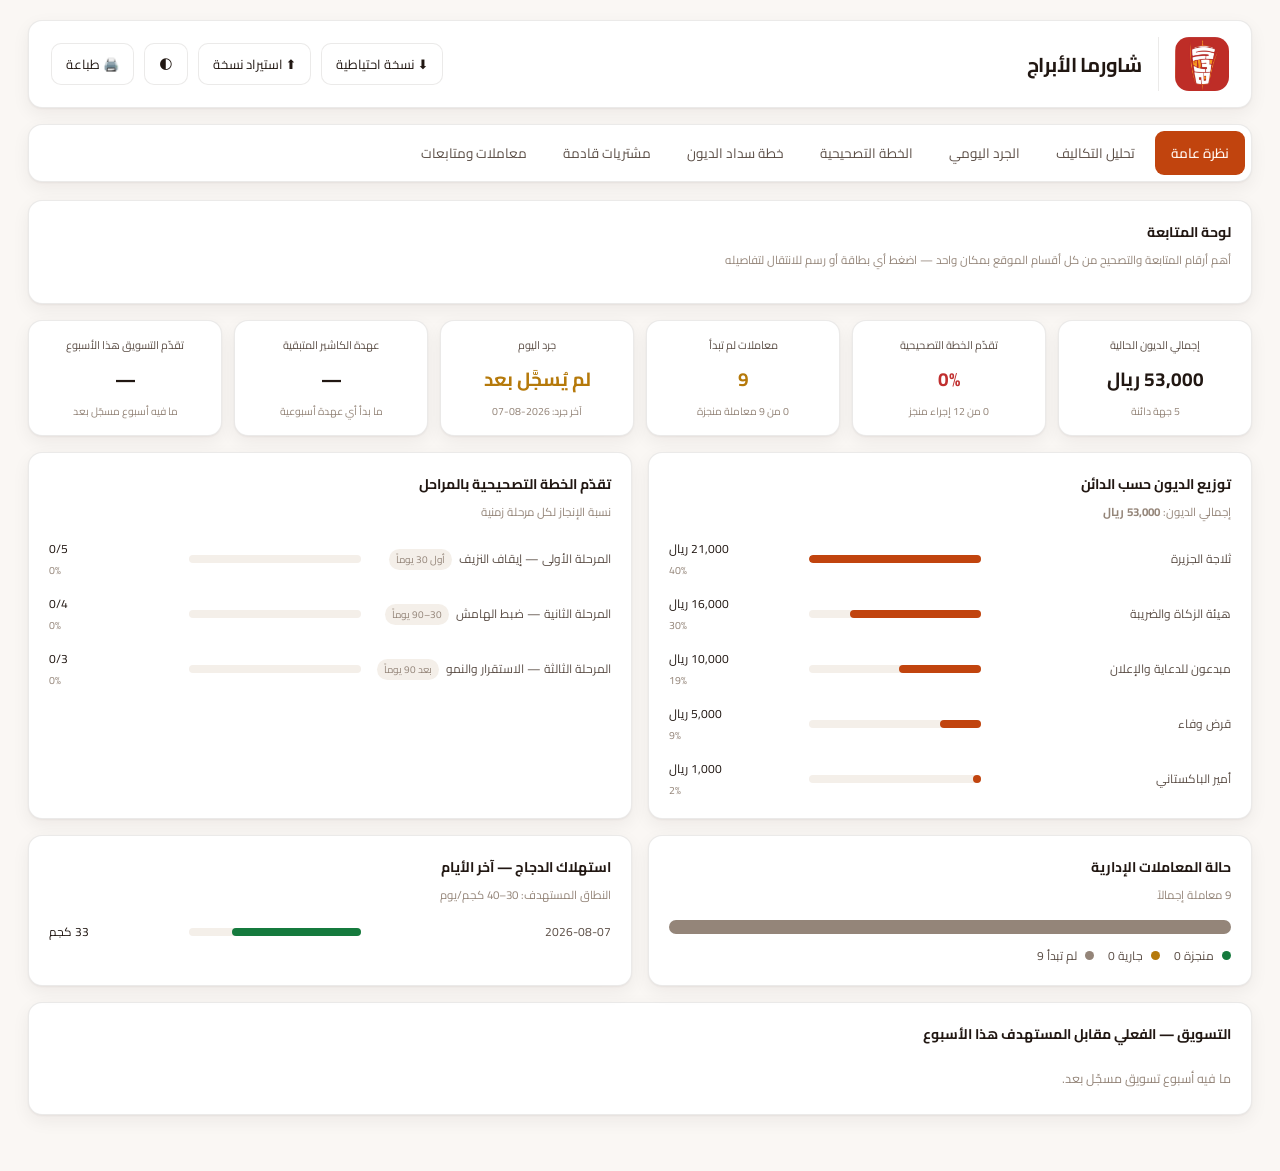
<file: index.html>
<!DOCTYPE html>
<html lang="ar" dir="rtl">
<head>
<meta charset="UTF-8" />
<meta name="viewport" content="width=device-width, initial-scale=1.0" />
<title>شاورما الأبراج</title>
<link rel="icon" href="assets/img/logo.png" />
<link rel="preconnect" href="https://fonts.googleapis.com" />
<link rel="preconnect" href="https://fonts.gstatic.com" crossorigin />
<link href="https://fonts.googleapis.com/css2?family=Cairo:wght@400;500;600;700;800&display=swap" rel="stylesheet" />
<link rel="stylesheet" href="assets/css/style.css?v=20260903d" />
</head>
<body>
<div class="page-shell">

  <header class="topbar">
    <div class="topbar-brand">
      <div class="brand-mark"><img src="assets/img/logo.png" alt="شعار شاورما الأبراج" /></div>
      <div class="topbar-divider"></div>
      <div class="topbar-title">
        <h1>شاورما الأبراج</h1>
      </div>
    </div>
    <div class="topbar-actions">
      <button class="btn" id="export-btn">⬇️ نسخة احتياطية</button>
      <button class="btn" id="import-btn">⬆️ استيراد نسخة</button>
      <input type="file" id="import-file-input" accept="application/json" hidden />
      <button class="btn" id="theme-toggle">🌓</button>
      <button class="btn" id="print-btn">🖨️ طباعة</button>
    </div>
  </header>

  <nav class="tabs">
    <button class="tab-link active" data-view="view-overview">نظرة عامة</button>
    <button class="tab-link" data-view="view-costs">تحليل التكاليف</button>
    <button class="tab-link" data-view="view-inventory">الجرد اليومي</button>
    <button class="tab-link" data-view="view-corrective">الخطة التصحيحية</button>
    <button class="tab-link" data-view="view-debt">خطة سداد الديون</button>
    <button class="tab-link" data-view="view-purchases">مشتريات قادمة</button>
    <button class="tab-link" data-view="view-admin">معاملات ومتابعات</button>
  </nav>

  <!-- نظرة عامة / لوحة المتابعة -->
  <section class="view active" id="view-overview">
    <div class="card" style="margin-bottom:16px">
      <h3>لوحة المتابعة</h3>
      <span class="card-note">أهم أرقام المتابعة والتصحيح من كل أقسام الموقع بمكان واحد — اضغط أي بطاقة أو رسم للانتقال لتفاصيله</span>
    </div>
    <div class="kpi-strip" id="followup-grid"></div>

    <div class="grid grid-2" style="margin-top:16px">
      <div class="card followup-card" id="ov-debt-card">
        <h3>توزيع الديون حسب الدائن</h3>
        <span class="card-note">إجمالي الديون: <b id="ov-debt-total"></b></span>
        <div id="ov-debt-chart"></div>
      </div>
      <div class="card followup-card" id="ov-corrective-card">
        <h3>تقدّم الخطة التصحيحية بالمراحل</h3>
        <span class="card-note">نسبة الإنجاز لكل مرحلة زمنية</span>
        <div id="ov-corrective-chart"></div>
      </div>
    </div>

    <div class="grid grid-2" style="margin-top:16px">
      <div class="card followup-card" id="ov-admin-card">
        <h3>حالة المعاملات الإدارية</h3>
        <span class="card-note" id="ov-admin-note"></span>
        <div id="ov-admin-chart"></div>
      </div>
      <div class="card followup-card" id="ov-chicken-card">
        <h3>استهلاك الدجاج — آخر الأيام</h3>
        <span class="card-note">النطاق المستهدف: <span id="ov-chicken-range"></span></span>
        <div id="ov-chicken-chart"></div>
      </div>
    </div>

    <div class="card followup-card" id="ov-marketing-card" style="margin-top:16px">
      <h3>التسويق — الفعلي مقابل المستهدف هذا الأسبوع</h3>
      <span class="card-note" id="ov-marketing-note"></span>
      <div id="ov-marketing-chart"></div>
    </div>
  </section>

  <!-- تحليل التكاليف -->
  <section class="view" id="view-costs">
    <div class="card" style="margin-bottom:16px">
      <h3>افتراضات الإيراد والإنتاج</h3>
      <span class="card-note">تقدير تقريبي فقط (المبيعات الفعلية تُتابَع بمحاسبة المحل) — يُستخدم لحساب جدوى سداد الديون والمشتريات القادمة، ولا يحتاج تحديث يومي</span>
      <div class="grid grid-4">
        <div class="input-row"><label>أقل مبيعات يومية</label><div class="input-suffix"><input type="number" id="input-salesLow" min="0" step="50" /><span>ريال</span></div></div>
        <div class="input-row"><label>أعلى مبيعات يومية</label><div class="input-suffix"><input type="number" id="input-salesHigh" min="0" step="50" /><span>ريال</span></div></div>
        <div class="input-row"><label>أقل كمية دجاج مُعلّقة</label><div class="input-suffix"><input type="number" id="input-kgLow" min="0" step="1" /><span>كجم/يوم</span></div></div>
        <div class="input-row"><label>أعلى كمية دجاج مُعلّقة</label><div class="input-suffix"><input type="number" id="input-kgHigh" min="0" step="1" /><span>كجم/يوم</span></div></div>
      </div>
      <p class="footnote" id="startup-cost-note" style="margin-bottom:0"></p>
    </div>

    <div class="grid grid-2">
      <div class="card">
        <h3>الرواتب الشهرية</h3>
        <span class="card-note">إجمالي الرواتب: <b id="salaries-total"></b></span>
        <div id="salaries-inputs"></div>
      </div>
      <div class="card">
        <h3>تكاليف تشغيلية ومواد مباشرة</h3>
        <span class="card-note">عدّل أي بند لحظة تغيّر السعر من المورّد</span>
        <div id="other-costs-inputs"></div>
      </div>
    </div>

    <div class="card" style="margin-top:16px">
      <h3>توزيع التكاليف الشهرية — إجمالي <span id="total-costs-value"></span></h3>
      <span class="card-note">مرتبة من الأعلى للأقل، مع نسبة كل بند من متوسط الإيراد الشهري</span>
      <div id="cost-bars"></div>
    </div>

    <div class="card" style="margin-top:16px">
      <h3>ثابتة مقابل متغيرة</h3>
      <span class="card-note">التكاليف الثابتة لا تتغير مع المبيعات؛ المتغيرة (المواد والتغليف) هي محور الخطة التصحيحية</span>
      <div id="fixed-variable-split"></div>
    </div>

    <div class="card" style="margin-top:16px">
      <div class="progress-header">
        <h3 style="margin:0">عهدة الكاشير الأسبوعية</h3>
        <span class="sync-status" id="cashier-sync-status"></span>
      </div>
      <span class="card-note">للعرض فقط — الكاشير يسجّل المشتريات من <a href="cashier.html" target="_blank">صفحة العهدة الخاصة به</a></span>
      <div id="cashier-fund-summary"></div>
    </div>
  </section>

  <!-- الجرد اليومي -->
  <section class="view" id="view-inventory">
    <div class="progress-header">
      <p class="footnote" style="margin:0 4px">الشيف يقدر يسجّل الجرد يومياً من <a href="chef.html" target="_blank">صفحته الخاصة</a> — تظهر هنا تلقائياً.</p>
      <span class="sync-status" id="inventory-sync-status"></span>
    </div>
    <div class="card" id="inventory-toolbar" style="margin-bottom:16px"></div>
    <div id="inventory-body"></div>
  </section>

  <!-- الخطة التصحيحية -->
  <section class="view" id="view-corrective">
    <div class="card" style="margin-bottom:16px">
      <div class="progress-header">
        <h3 style="margin:0">تقدّم الخطة التصحيحية</h3>
        <span id="corrective-progress-label"></span>
      </div>
      <div class="hbar-track" style="height:10px"><div class="hbar-fill" id="corrective-progress-bar" style="width:0%"></div></div>
    </div>
    <div id="corrective-content"></div>
  </section>

  <!-- خطة سداد الديون -->
  <section class="view" id="view-debt">
    <div class="card" style="margin-bottom:16px">
      <h3>الديون الحالية — إجمالي <span id="debts-total"></span></h3>
      <span class="card-note">رتّب الديون بالأسهم ▲▼ حسب أولوية السداد؛ عدّل الاسم والمبلغ مباشرة</span>
      <div id="debts-list"></div>
      <button class="btn btn-sm" id="add-debt-btn" style="margin-top:10px">+ إضافة دين</button>
    </div>

    <div class="card" style="margin-bottom:16px">
      <div class="input-row"><label>القسط الشهري المخصص لسداد الديون</label><div class="input-suffix"><input type="number" id="input-debtTarget" min="0" step="500" /><span>ريال/شهر</span></div></div>
    </div>

    <div class="grid grid-4" id="debt-summary"></div>

    <div class="card note-box" id="debt-feasibility-note" style="margin-top:16px"></div>

    <div class="card" style="margin-top:16px">
      <h3>خطة السداد بالأولوية</h3>
      <span class="card-note">القسط الشهري كاملاً يذهب للدائن الأول حتى يُسدَّد، ثم ينتقل للتالي (طريقة "كرة الثلج")</span>
      <div class="table-wrap" id="debt-priority-plan"></div>
    </div>
  </section>

  <!-- مشتريات قادمة -->
  <section class="view" id="view-purchases">
    <div class="card" style="margin-bottom:16px">
      <h3>معدات مخطط شراؤها — إجمالي المتبقي <span id="purchases-total"></span></h3>
      <span class="card-note">أدخل السعر التقريبي لكل غرض، ورتّبها بالأسهم ▲▼ حسب الأولوية؛ أشّر "تم الشراء" عند إنجازها</span>
      <div id="purchases-list"></div>
      <button class="btn btn-sm" id="add-purchase-btn" style="margin-top:10px">+ إضافة غرض</button>
    </div>

    <div class="card note-box" id="purchases-feasibility-note"></div>
  </section>

  <!-- معاملات ومتابعات إدارية -->
  <section class="view" id="view-admin">
    <div class="progress-header" style="margin-bottom:10px">
      <span class="footnote" style="margin:0 4px">تظهر هنا نفس المعاملات على أي جهاز تفتح منه اللوحة.</span>
      <span class="sync-status" id="admin-sync-status"></span>
    </div>
    <div class="grid grid-4" id="admin-kpi-grid" style="margin-bottom:16px"></div>

    <div class="card" style="margin-bottom:16px">
      <div class="progress-header">
        <h3 style="margin:0">تقدّم المتابعات</h3>
        <span id="admin-progress-label"></span>
      </div>
      <div class="hbar-track" style="height:10px"><div class="hbar-fill" id="admin-progress-bar" style="width:0%"></div></div>
    </div>
    <div id="admin-tasks-content"></div>
  </section>

</div>

<script src="assets/js/data.js?v=20260903d"></script>
<script src="assets/js/app.js?v=20260903d"></script>
</body>
</html>
</file>
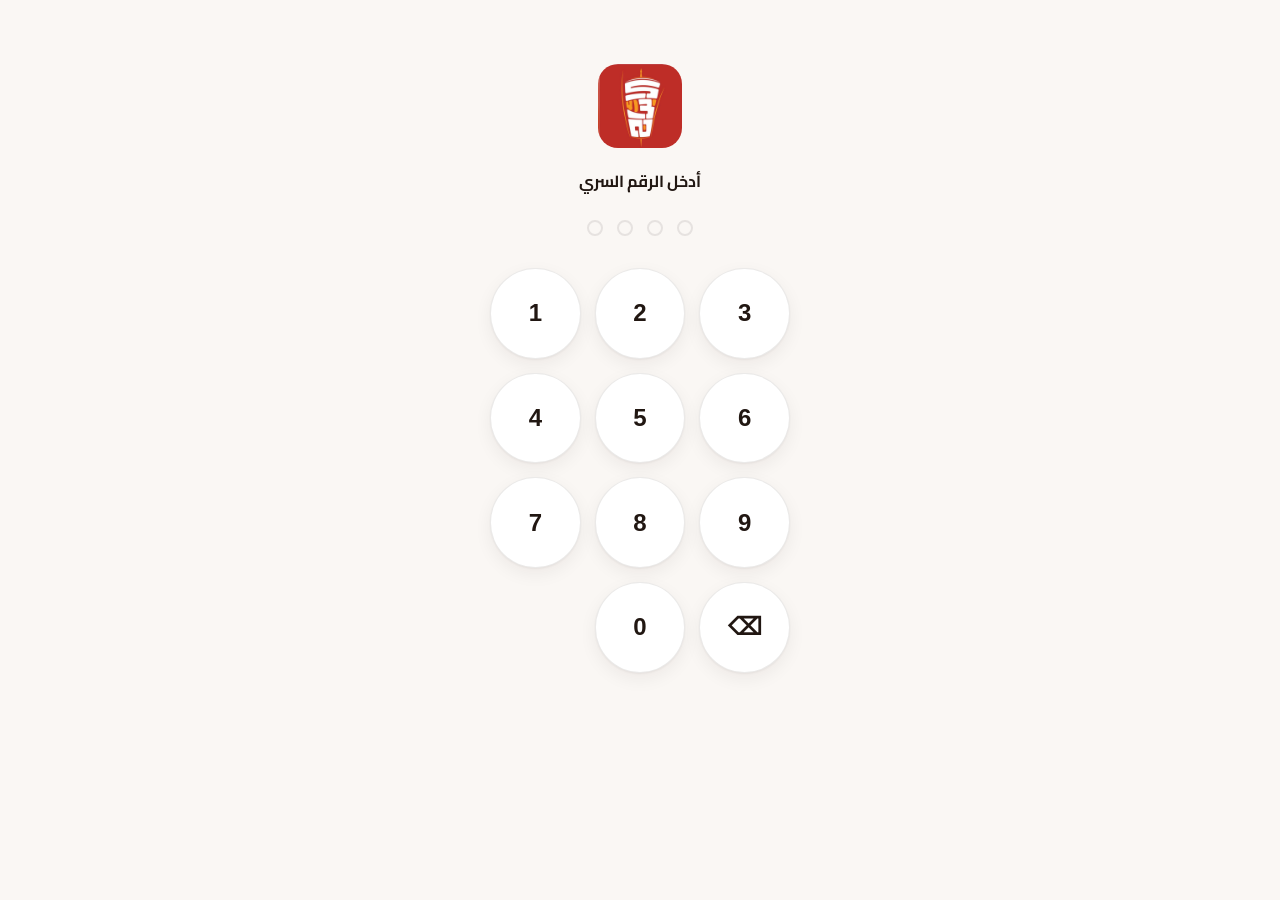
<file: cashier.html>
<!DOCTYPE html>
<html lang="ar" dir="rtl">
<head>
<meta charset="UTF-8" />
<meta name="viewport" content="width=device-width, initial-scale=1.0, maximum-scale=1.0" />
<title>عهدة الكاشير — شاورما الأبراج</title>
<link rel="icon" href="assets/img/logo.png" />
<link rel="preconnect" href="https://fonts.googleapis.com" />
<link rel="preconnect" href="https://fonts.gstatic.com" crossorigin />
<link href="https://fonts.googleapis.com/css2?family=Cairo:wght@400;500;600;700;800&display=swap" rel="stylesheet" />
<link rel="stylesheet" href="assets/css/style.css?v=20260903d" />
</head>
<body>
<div class="cashier-shell">

  <!-- شاشة القفل -->
  <div id="lock-screen" class="lock-screen">
    <div class="brand-mark"><img src="assets/img/logo.png" alt="شعار شاورما الأبراج" /></div>
    <div class="lock-title">أدخل الرقم السري</div>
    <div class="pin-dots" id="pin-dots">
      <div class="pin-dot"></div>
      <div class="pin-dot"></div>
      <div class="pin-dot"></div>
      <div class="pin-dot"></div>
    </div>
    <div class="pin-pad" id="pin-pad"></div>
    <div class="pin-error-msg" id="pin-error"></div>
  </div>

  <!-- الشاشة الرئيسية -->
  <div id="main-screen" style="display:none">
    <div class="cashier-header">
      <div class="brand-mark"><img src="assets/img/logo.png" alt="شعار شاورما الأبراج" /></div>
      <div style="flex:1">
        <h1>عهدة الكاشير</h1>
        <div class="sub">شاورما الأبراج</div>
      </div>
      <span class="sync-status" id="sync-status"></span>
      <button class="btn btn-sm" id="lock-btn">🔒 قفل</button>
    </div>

    <div id="cashier-content"></div>
  </div>

</div>

<script src="assets/js/data.js?v=20260903d"></script>
<script src="assets/js/cashier.js?v=20260903d"></script>
</body>
</html>
</file>
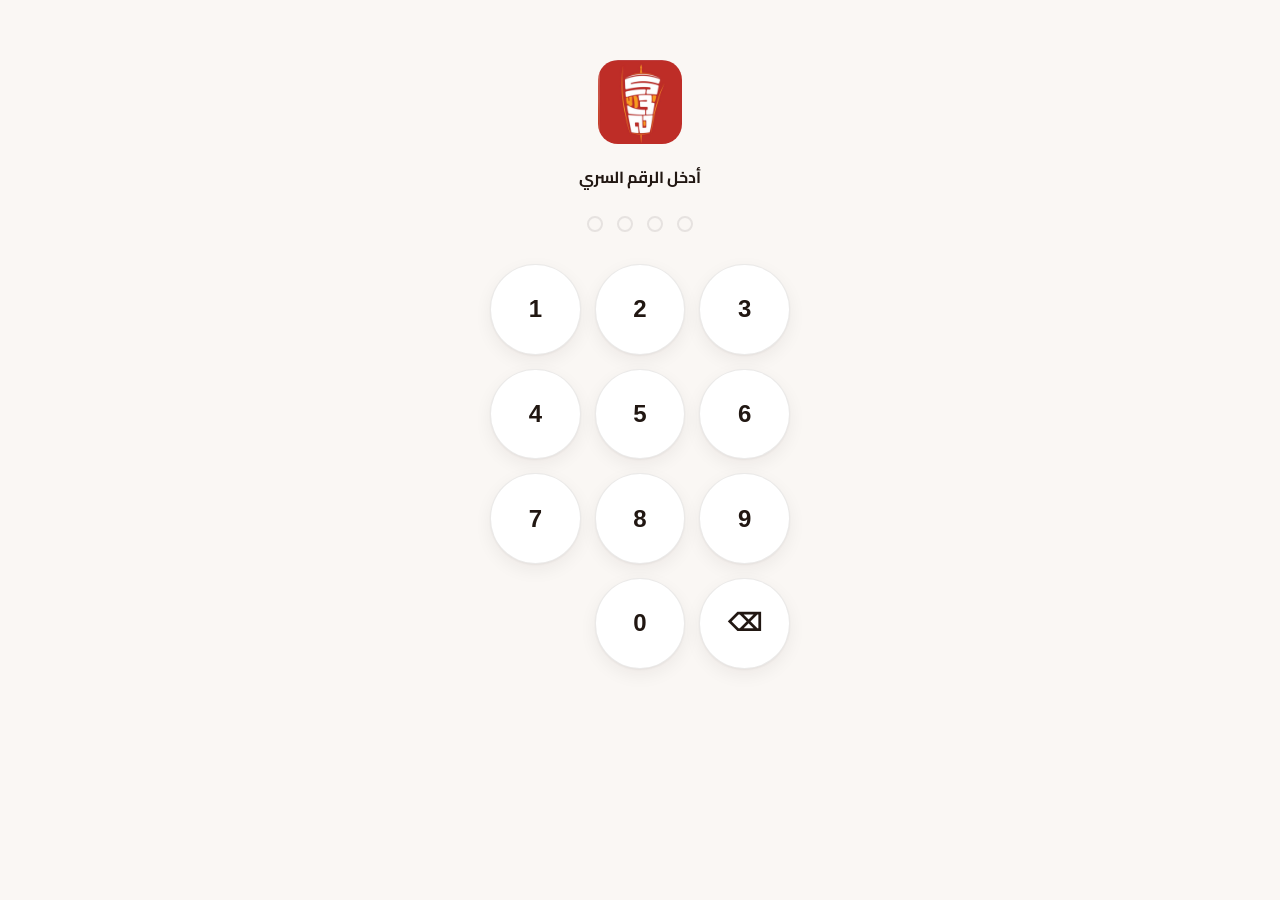
<file: chef.html>
<!DOCTYPE html>
<html lang="ar" dir="rtl">
<head>
<meta charset="UTF-8" />
<meta name="viewport" content="width=device-width, initial-scale=1.0, maximum-scale=1.0" />
<title>جرد الشيف — شاورما الأبراج</title>
<link rel="icon" href="assets/img/logo.png" />
<link rel="preconnect" href="https://fonts.googleapis.com" />
<link rel="preconnect" href="https://fonts.gstatic.com" crossorigin />
<link href="https://fonts.googleapis.com/css2?family=Cairo:wght@400;500;600;700;800&display=swap" rel="stylesheet" />
<link rel="stylesheet" href="assets/css/style.css?v=20260903d" />
</head>
<body>
<div class="page-shell">

  <!-- شاشة القفل -->
  <div id="lock-screen" class="lock-screen">
    <div class="brand-mark"><img src="assets/img/logo.png" alt="شعار شاورما الأبراج" /></div>
    <div class="lock-title">أدخل الرقم السري</div>
    <div class="pin-dots" id="pin-dots">
      <div class="pin-dot"></div>
      <div class="pin-dot"></div>
      <div class="pin-dot"></div>
      <div class="pin-dot"></div>
    </div>
    <div class="pin-pad" id="pin-pad"></div>
    <div class="pin-error-msg" id="pin-error"></div>
  </div>

  <!-- الشاشة الرئيسية -->
  <div id="main-screen" style="display:none">
    <header class="topbar">
      <div class="topbar-brand">
        <div class="brand-mark"><img src="assets/img/logo.png" alt="شعار شاورما الأبراج" /></div>
        <div class="topbar-divider"></div>
        <div class="topbar-title">
          <h1>جرد المواد اليومي</h1>
          <div class="sub">شاورما الأبراج — تسجّله الشيف كل يوم</div>
        </div>
      </div>
      <div class="topbar-actions">
        <span class="sync-status" id="sync-status"></span>
        <button class="btn" id="lock-btn">🔒 قفل</button>
      </div>
    </header>

    <div class="card" id="inventory-toolbar" style="margin-bottom:16px"></div>
    <div id="inventory-body"></div>
  </div>

</div>

<script src="assets/js/data.js?v=20260903d"></script>
<script src="assets/js/chef.js?v=20260903d"></script>
</body>
</html>
</file>
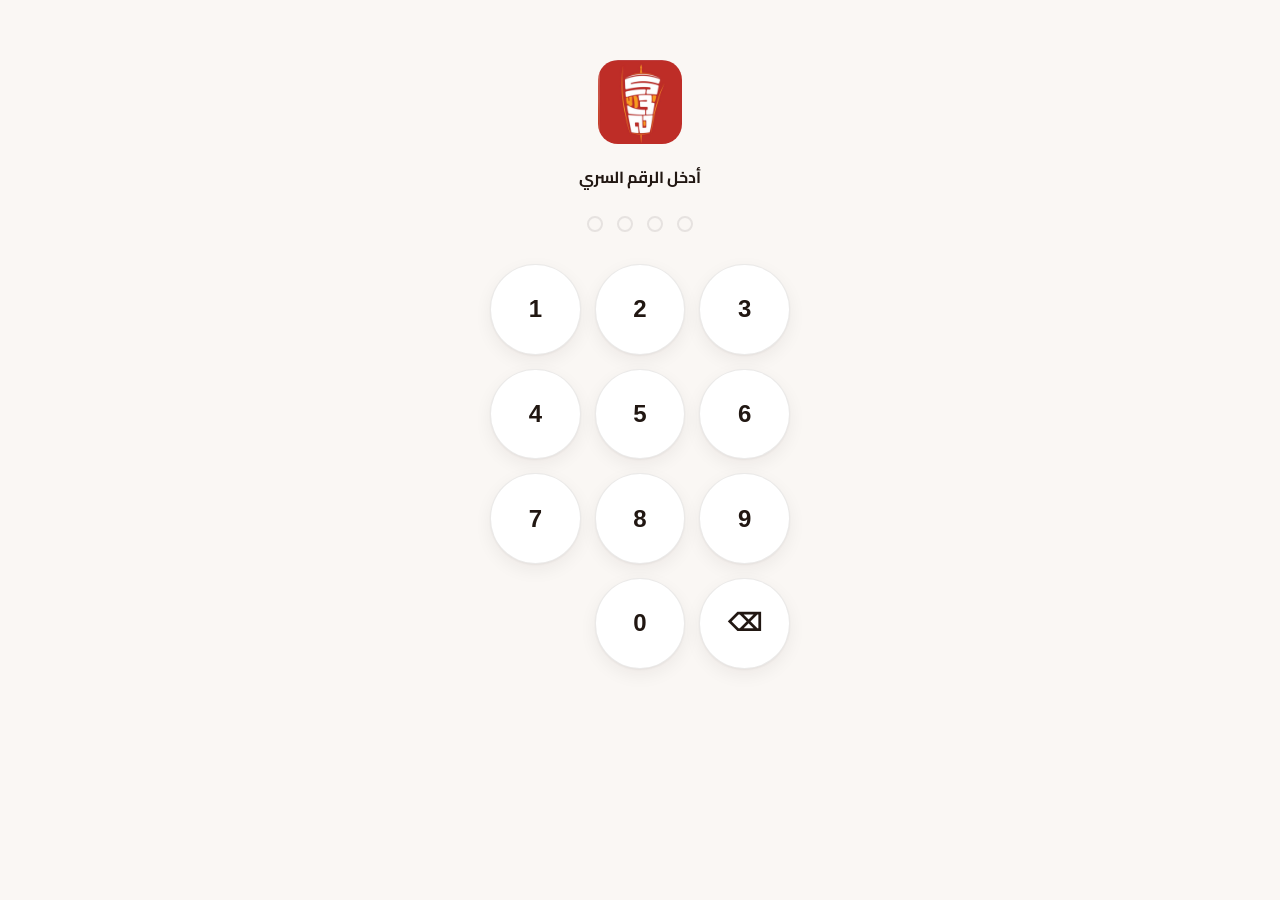
<file: marketer.html>
<!DOCTYPE html>
<html lang="ar" dir="rtl">
<head>
<meta charset="UTF-8" />
<meta name="viewport" content="width=device-width, initial-scale=1.0, maximum-scale=1.0" />
<title>تسجيل التسويق — شاورما الأبراج</title>
<link rel="icon" href="assets/img/logo.png" />
<link rel="preconnect" href="https://fonts.googleapis.com" />
<link rel="preconnect" href="https://fonts.gstatic.com" crossorigin />
<link href="https://fonts.googleapis.com/css2?family=Cairo:wght@400;500;600;700;800&display=swap" rel="stylesheet" />
<link rel="stylesheet" href="assets/css/style.css?v=20260903d" />
</head>
<body>
<div class="page-shell">

  <!-- شاشة القفل -->
  <div id="lock-screen" class="lock-screen">
    <div class="brand-mark"><img src="assets/img/logo.png" alt="شعار شاورما الأبراج" /></div>
    <div class="lock-title">أدخل الرقم السري</div>
    <div class="pin-dots" id="pin-dots">
      <div class="pin-dot"></div>
      <div class="pin-dot"></div>
      <div class="pin-dot"></div>
      <div class="pin-dot"></div>
    </div>
    <div class="pin-pad" id="pin-pad"></div>
    <div class="pin-error-msg" id="pin-error"></div>
  </div>

  <!-- الشاشة الرئيسية -->
  <div id="main-screen" style="display:none">
    <header class="topbar">
      <div class="topbar-brand">
        <div class="brand-mark"><img src="assets/img/logo.png" alt="شعار شاورما الأبراج" /></div>
        <div class="topbar-divider"></div>
        <div class="topbar-title">
          <h1>تسجيل التسويق</h1>
          <div class="sub">شاورما الأبراج — الفعلي الأسبوعي لكل نشاط</div>
        </div>
      </div>
      <div class="topbar-actions">
        <span class="sync-status" id="sync-status"></span>
        <button class="btn" id="lock-btn">🔒 قفل</button>
      </div>
    </header>

    <p class="footnote" style="margin:0 4px 14px">المستهدفات نفسها تُدار من لوحة المالك — هنا تسجّلين بس كم سويتي فعلياً من كل نشاط هذا الأسبوع.</p>
    <div class="card" id="marketing-toolbar" style="margin-bottom:16px"></div>
    <div id="marketing-body"></div>
  </div>

</div>

<script src="assets/js/data.js?v=20260903d"></script>
<script src="assets/js/marketer.js?v=20260903d"></script>
</body>
</html>
</file>
<file: assets/css/style.css>
/* شاورما الأبراج — لوحة القرار المالي */

:root {
  color-scheme: light;
  --page: #faf7f4;
  --surface: #ffffff;
  --surface-2: #f4efe9;
  --text-primary: #211712;
  --text-secondary: #5c4f47;
  --text-muted: #948579;
  --grid: #e9e0d8;
  --border: rgba(33, 23, 18, 0.09);
  --brand: #c1440e;       /* أحمر شاورما دافئ */
  --brand-text: #a53a0c;
  --brand-ink: #fff6ef;
  --brand-tint: #fbe9dd;

  --good: #157a3d;
  --warning: #b5790a;
  --critical: #c02f2f;

  --fixed-color: #8a6d3b;
  --variable-color: #c1440e;

  --shadow: 0 1px 2px rgba(33,23,18,0.05), 0 6px 18px rgba(33,23,18,0.06);
  --radius: 14px;
}

@media (prefers-color-scheme: dark) {
  :root:where(:not([data-theme="light"])) {
    color-scheme: dark;
    --page: #17110d;
    --surface: #221a15;
    --surface-2: #2b2119;
    --text-primary: #fbf3ec;
    --text-secondary: #d2beb1;
    --text-muted: #9c8a7c;
    --grid: #382c23;
    --border: rgba(255,255,255,0.10);
    --brand: #e2612c;
    --brand-text: #f0946a;
    --brand-ink: #241207;
    --brand-tint: rgba(226,97,44,0.16);

    --good: #3fbd72;
    --warning: #e0a729;
    --critical: #e6685e;

    --fixed-color: #c9a25f;
    --variable-color: #e2612c;

    --shadow: 0 1px 2px rgba(0,0,0,0.3), 0 8px 24px rgba(0,0,0,0.35);
  }
}
:root[data-theme="dark"] {
  color-scheme: dark;
  --page: #17110d;
  --surface: #221a15;
  --surface-2: #2b2119;
  --text-primary: #fbf3ec;
  --text-secondary: #d2beb1;
  --text-muted: #9c8a7c;
  --grid: #382c23;
  --border: rgba(255,255,255,0.10);
  --brand: #e2612c;
  --brand-text: #f0946a;
  --brand-ink: #241207;
  --brand-tint: rgba(226,97,44,0.16);

  --good: #3fbd72;
  --warning: #e0a729;
  --critical: #e6685e;

  --fixed-color: #c9a25f;
  --variable-color: #e2612c;

  --shadow: 0 1px 2px rgba(0,0,0,0.3), 0 8px 24px rgba(0,0,0,0.35);
}

* { box-sizing: border-box; }
html, body {
  margin: 0;
  padding: 0;
  background: var(--page);
  color: var(--text-primary);
  font-family: 'Cairo', system-ui, -apple-system, "Segoe UI", Tahoma, Arial, sans-serif;
}
body { min-height: 100vh; }
a { color: inherit; }

.page-shell { max-width: 1280px; margin: 0 auto; padding: 20px 28px 56px; }

/* ---------- Header ---------- */
.topbar {
  background: var(--surface);
  border: 1px solid var(--border);
  border-radius: var(--radius);
  box-shadow: var(--shadow);
  padding: 16px 22px;
  display: flex;
  align-items: center;
  justify-content: space-between;
  gap: 16px;
  flex-wrap: wrap;
  margin-bottom: 16px;
}
.topbar-brand { display: flex; align-items: center; gap: 16px; }
.topbar-divider { width: 1px; align-self: stretch; background: var(--border); }
.topbar-title h1 { font-size: 20px; font-weight: 700; margin: 0; letter-spacing: -0.01em; }
.topbar-title .sub { font-size: 13px; color: var(--text-secondary); margin-top: 4px; }
.topbar-actions { display: flex; align-items: center; gap: 10px; flex-wrap: wrap; }
.brand-mark {
  width: 54px; height: 54px; border-radius: 14px;
  background: var(--brand);
  display: flex; align-items: center; justify-content: center;
  flex-shrink: 0;
  font-size: 28px;
  overflow: hidden;
}
.brand-mark img { width: 100%; height: 100%; object-fit: cover; }
@media (max-width: 560px) { .topbar-divider { display: none; } }

/* ---------- Tabs ---------- */
.tabs {
  display: flex;
  gap: 4px;
  background: var(--surface);
  border: 1px solid var(--border);
  border-radius: var(--radius);
  box-shadow: var(--shadow);
  padding: 6px;
  margin-bottom: 18px;
  overflow-x: auto;
}
.tab-link {
  border: none;
  background: transparent;
  color: var(--text-secondary);
  font-family: inherit;
  font-size: 13.5px;
  padding: 9px 16px;
  border-radius: 9px;
  cursor: pointer;
  white-space: nowrap;
}
.tab-link:hover { background: var(--surface-2); color: var(--text-primary); }
.tab-link.active { background: var(--brand); color: var(--brand-ink); font-weight: 600; }

.btn {
  border: 1px solid var(--border);
  background: var(--surface);
  color: var(--text-primary);
  border-radius: 10px;
  padding: 8px 14px;
  font-size: 13px;
  cursor: pointer;
  display: inline-flex;
  align-items: center;
  gap: 6px;
  font-family: inherit;
}
.btn:hover { background: var(--surface-2); }

section.view { display: none; }
section.view.active { display: block; }

.grid { display: grid; gap: 16px; }
.grid-4 { grid-template-columns: repeat(4, 1fr); }
.grid-3 { grid-template-columns: repeat(3, 1fr); }
.grid-2 { grid-template-columns: 1fr 1fr; }
@media (max-width: 1080px) {
  .grid-4 { grid-template-columns: repeat(2, 1fr); }
  .grid-3 { grid-template-columns: repeat(2, 1fr); }
  .grid-2 { grid-template-columns: 1fr; }
}
@media (max-width: 640px) {
  .grid-4, .grid-3 { grid-template-columns: 1fr; }
  .page-shell { padding: 14px 14px 40px; }
}

.card {
  background: var(--surface);
  border: 1px solid var(--border);
  border-radius: var(--radius);
  padding: 18px 20px;
  box-shadow: var(--shadow);
}
.card h3 { font-size: 14px; margin: 0 0 4px; color: var(--text-primary); }
.card .card-note { display: block; font-size: 11.5px; color: var(--text-muted); font-weight: 400; margin-bottom: 14px; }

/* Stat tiles */
.stat-tile { text-align: center; }
.stat-tile .stat-label { font-size: 12.5px; color: var(--text-secondary); }
.stat-tile .stat-value {
  font-size: 26px;
  font-weight: 700;
  margin: 8px 0 6px;
  font-variant-numeric: tabular-nums;
}
.stat-delta { font-size: 11.5px; color: var(--text-muted); }
.tone-good { color: var(--good); }
.tone-warning { color: var(--warning); }
.tone-critical { color: var(--critical); }

.followup-card { cursor: pointer; transition: transform 0.12s, box-shadow 0.12s; }
.followup-card:hover { transform: translateY(-2px); box-shadow: 0 4px 14px rgba(0,0,0,0.08); border-color: var(--brand); }

/* Overview KPI strip */
.kpi-strip { display: grid; grid-template-columns: repeat(6, 1fr); gap: 12px; }
.kpi-strip .card { padding: 14px 12px; }
.kpi-strip .stat-label { font-size: 11px; }
.kpi-strip .stat-value { font-size: 19px; margin: 6px 0 4px; }
.kpi-strip .stat-delta { font-size: 10.5px; }
@media (max-width: 1080px) { .kpi-strip { grid-template-columns: repeat(3, 1fr); } }
@media (max-width: 560px) { .kpi-strip { grid-template-columns: repeat(2, 1fr); } }

/* Overview mini charts */
.hbar-row-compact { grid-template-columns: 130px 1fr 78px; }
.hbar-row-compact .hbar-label { font-size: 12px; }
.hbar-row-compact .hbar-value { font-size: 12px; }
.chart-empty { font-size: 12.5px; color: var(--text-muted); padding: 6px 0; }

.stacked-bar { display: flex; height: 14px; border-radius: 999px; overflow: hidden; margin-bottom: 10px; }
.stacked-seg-done { background: var(--good); }
.stacked-seg-progress { background: var(--warning); }
.stacked-seg-pending { background: var(--text-muted); }
.stacked-legend { display: flex; flex-wrap: wrap; gap: 14px; font-size: 12px; color: var(--text-secondary); }
.stacked-legend .dot { display: inline-block; width: 9px; height: 9px; border-radius: 50%; margin-inline-end: 5px; }
.stacked-legend .dot.done { background: var(--good); }
.stacked-legend .dot.progress { background: var(--warning); }
.stacked-legend .dot.pending { background: var(--text-muted); }
.hbar-fill.tone-bg-good { background: var(--good); }
.hbar-fill.tone-bg-warning { background: var(--warning); }
.hbar-fill.tone-bg-critical { background: var(--critical); }

/* Inputs */
.input-row { display: flex; align-items: center; justify-content: space-between; gap: 10px; padding: 8px 0; border-bottom: 1px solid var(--grid); }
.input-row:last-child { border-bottom: none; }
.input-row label { font-size: 13px; color: var(--text-secondary); }
.input-suffix { display: flex; align-items: center; gap: 6px; }
.input-suffix input[type="date"] { width: 150px; }
.input-suffix input {
  width: 100px;
  border: 1px solid var(--border);
  background: var(--surface-2);
  color: var(--text-primary);
  border-radius: 8px;
  padding: 6px 8px;
  font-size: 13px;
  font-family: inherit;
  text-align: center;
}
.input-suffix span { font-size: 11px; color: var(--text-muted); white-space: nowrap; }

/* Bars */
.hbar-row { display: grid; grid-template-columns: 240px 1fr 130px; align-items: center; gap: 10px; margin-bottom: 12px; }
.hbar-row:last-child { margin-bottom: 0; }
.hbar-label { font-size: 12.5px; color: var(--text-secondary); }
.tag-cat { font-size: 10px; color: var(--text-muted); background: var(--surface-2); border-radius: 999px; padding: 1px 7px; margin-inline-start: 4px; }
.hbar-track { background: var(--surface-2); border-radius: 999px; height: 8px; overflow: hidden; }
.hbar-fill { height: 100%; border-radius: 999px 0 0 999px; background: var(--brand); }
.hbar-value { font-size: 12.5px; color: var(--text-primary); text-align: left; font-variant-numeric: tabular-nums; white-space: nowrap; }
.hbar-pct { display: block; font-size: 10.5px; color: var(--text-muted); }
@media (max-width: 720px) {
  .hbar-row { grid-template-columns: 1fr; gap: 4px; }
  .hbar-value { text-align: right; }
}

/* Fixed/variable split */
.split-bar { display: flex; height: 14px; border-radius: 999px; overflow: hidden; margin-bottom: 10px; }
.split-fixed { background: var(--fixed-color); }
.split-variable { background: var(--variable-color); }
.split-legend { display: flex; gap: 18px; font-size: 12.5px; color: var(--text-secondary); }
.split-legend .dot { display: inline-block; width: 9px; height: 9px; border-radius: 50%; margin-inline-end: 5px; }
.split-legend .dot.fixed { background: var(--fixed-color); }
.split-legend .dot.variable { background: var(--variable-color); }

/* Scenario cards */
.scenario-card { padding: 16px 18px; }
.scenario-title { font-size: 14px; font-weight: 700; }
.scenario-sub { font-size: 11.5px; color: var(--text-muted); margin-bottom: 12px; }
.scenario-row { display: flex; justify-content: space-between; font-size: 12.5px; color: var(--text-secondary); padding: 5px 0; border-bottom: 1px dashed var(--grid); }
.scenario-row b { color: var(--text-primary); font-variant-numeric: tabular-nums; }
.scenario-result { border-bottom: none; margin-top: 4px; font-size: 13.5px; }
.scenario-result b { font-size: 16px; }
.scenario-result.tone-good b { color: var(--good); }
.scenario-result.tone-critical b { color: var(--critical); }

/* Diagnosis */
.diagnosis-row { margin: 10px 0 14px; }
.diagnosis-label { font-size: 12.5px; color: var(--text-secondary); margin-bottom: 8px; }
.diagnosis-bar-track { position: relative; background: var(--surface-2); border-radius: 999px; height: 14px; overflow: visible; }
.diagnosis-bar-fill { height: 100%; border-radius: 999px; }
.diagnosis-bar-fill.critical { background: var(--critical); }
.diagnosis-target-marker { position: absolute; top: -3px; bottom: -3px; width: 2px; background: var(--text-primary); }
.diagnosis-legend { display: flex; justify-content: space-between; font-size: 12px; margin-top: 8px; color: var(--text-muted); }
.diagnosis-legend b { font-size: 14px; }
.diagnosis-text { font-size: 13px; color: var(--text-secondary); line-height: 1.8; margin: 0; }

/* Corrective plan */
.corrective-cat { margin-bottom: 16px; }
.corrective-cat-header h3 { margin-bottom: 4px; }
.corrective-cat-header .card-note { line-height: 1.7; margin-bottom: 14px; }
.checklist { display: flex; flex-direction: column; gap: 8px; }
.checklist-item {
  display: flex;
  align-items: flex-start;
  gap: 10px;
  font-size: 13px;
  color: var(--text-primary);
  padding: 8px 10px;
  border-radius: 9px;
  background: var(--surface-2);
  cursor: pointer;
  line-height: 1.6;
}
.checklist-item input { margin-top: 3px; flex-shrink: 0; }
.checklist-item.checked { opacity: 0.55; text-decoration: line-through; }
.progress-header { display: flex; justify-content: space-between; align-items: center; margin-bottom: 10px; }
.progress-header span { font-size: 12.5px; color: var(--text-secondary); }

/* Notes */
.note-box { font-size: 13px; line-height: 1.8; }
.note-neutral { border-inline-start: 4px solid var(--text-muted); }
.note-good { border-inline-start: 4px solid var(--good); }
.note-critical { border-inline-start: 4px solid var(--critical); }
.footnote { font-size: 11.5px; color: var(--text-muted); margin: 14px 4px 0; line-height: 1.7; }

/* Tables */
.table-wrap { overflow-x: auto; }
table { width: 100%; border-collapse: collapse; font-size: 13px; }
thead th { text-align: right; font-size: 11.5px; color: var(--text-muted); font-weight: 600; padding: 8px 10px; border-bottom: 1px solid var(--grid); white-space: nowrap; }
tbody td { padding: 9px 10px; border-bottom: 1px solid var(--grid); font-variant-numeric: tabular-nums; }
tbody tr:last-child td { border-bottom: none; }
tbody tr:hover { background: var(--surface-2); }

.empty-state { text-align: center; padding: 30px 10px; color: var(--text-muted); font-size: 13px; }
.cell-strong { font-weight: 700; white-space: nowrap; }

/* Corrective plan phase badge */
.phase-badge {
  display: inline-block;
  font-size: 11px;
  font-weight: 600;
  color: var(--brand-text);
  background: var(--brand-tint);
  border-radius: 999px;
  padding: 2px 10px;
  margin-inline-start: 6px;
  vertical-align: middle;
}

/* Inventory: day pills + toolbar */
#inventory-toolbar { display: flex; align-items: center; justify-content: space-between; gap: 12px; flex-wrap: wrap; }
.inventory-day-tabs { display: flex; gap: 8px; flex-wrap: wrap; }
.day-pill {
  border: 1px solid var(--border);
  background: var(--surface-2);
  color: var(--text-secondary);
  border-radius: 999px;
  padding: 7px 14px;
  font-size: 12.5px;
  font-family: inherit;
  cursor: pointer;
  font-variant-numeric: tabular-nums;
}
.day-pill:hover { background: var(--brand-tint); }
.day-pill.active { background: var(--brand); color: var(--brand-ink); border-color: transparent; font-weight: 600; }
.inventory-toolbar-actions { display: flex; gap: 8px; }

/* Inventory: add-entry form */
.draft-items { display: flex; flex-direction: column; gap: 8px; margin-top: 8px; }
.draft-item-row {
  display: grid;
  grid-template-columns: 2fr 1fr 1fr 1.4fr 32px;
  gap: 8px;
  align-items: center;
}
.draft-item-header { font-size: 11px; color: var(--text-muted); }
.draft-item-row input {
  border: 1px solid var(--border);
  background: var(--surface-2);
  color: var(--text-primary);
  border-radius: 8px;
  padding: 6px 8px;
  font-size: 12.5px;
  font-family: inherit;
  width: 100%;
}
@media (max-width: 720px) {
  .draft-item-row { grid-template-columns: 1fr 1fr; }
  .draft-item-header { display: none; }
}
.input-row-group { border: 1px solid var(--border); border-radius: 12px; padding: 12px; }
.group-label { display: block; font-size: 12.5px; font-weight: 700; margin-bottom: 6px; }
.form-actions { display: flex; gap: 10px; margin-top: 18px; }

/* Debts list */
#debts-list { margin-top: 12px; }
.debt-row {
  display: grid;
  grid-template-columns: 26px 44px 1.6fr 1fr 32px;
  gap: 8px;
  align-items: center;
  padding: 8px 0;
  border-bottom: 1px solid var(--grid);
}
.debt-rank {
  width: 22px; height: 22px;
  border-radius: 50%;
  background: var(--brand-tint);
  color: var(--brand-text);
  font-size: 11px;
  font-weight: 700;
  display: flex; align-items: center; justify-content: center;
}
.debt-order-btns { display: flex; flex-direction: column; gap: 2px; }
.debt-order-btns .btn { padding: 2px 6px; font-size: 10px; line-height: 1; }
.debt-row input[type="text"], .debt-row > input {
  border: 1px solid var(--border);
  background: var(--surface-2);
  color: var(--text-primary);
  border-radius: 8px;
  padding: 6px 8px;
  font-size: 12.5px;
  font-family: inherit;
  width: 100%;
}
.debt-note { font-size: 11px; color: var(--text-muted); padding: 2px 0 8px 60px; line-height: 1.6; }
@media (max-width: 720px) {
  .debt-row { grid-template-columns: 1fr 1fr; grid-template-areas: "rank order" "name name" "amount remove"; }
  .debt-note { padding-inline-start: 0; }
}

/* جدول أقساط الدين */
.installment-box { padding: 4px 0 12px 60px; }
@media (max-width: 720px) { .installment-box { padding-inline-start: 0; } }
.installment-form { display: flex; flex-wrap: wrap; gap: 8px; align-items: center; margin-top: 8px; }
.installment-form .input-suffix { max-width: 160px; }
.installment-form input[type="date"] {
  border: 1px solid var(--border);
  background: var(--surface-2);
  color: var(--text-primary);
  border-radius: 8px;
  padding: 6px 8px;
  font-size: 12.5px;
  font-family: inherit;
}
.installment-summary { font-size: 12.5px; color: var(--text-secondary); margin-bottom: 6px; }
.installment-actions { display: flex; gap: 8px; }
.installment-table-wrap { margin-top: 10px; }
.installment-table-wrap table { font-size: 12.5px; }
.installment-total-row td { font-weight: 700; }

/* Marketing goals */
#marketing-goals-list { margin-top: 12px; }
.marketing-goal-row {
  display: grid;
  grid-template-columns: 44px 2fr 90px 90px 32px;
  gap: 8px;
  align-items: center;
  padding: 8px 0;
  border-bottom: 1px solid var(--grid);
}
.marketing-goal-row input {
  border: 1px solid var(--border);
  background: var(--surface-2);
  color: var(--text-primary);
  border-radius: 8px;
  padding: 6px 8px;
  font-size: 12.5px;
  font-family: inherit;
  width: 100%;
}
@media (max-width: 720px) {
  .marketing-goal-row { grid-template-columns: 1fr 1fr; }
}

/* Admin tasks / متابعات */
.task-list { display: flex; flex-direction: column; gap: 10px; margin-top: 8px; }
.task-card {
  border: 1px solid var(--border);
  border-radius: 12px;
  padding: 12px 14px;
  background: var(--surface-2);
}
.task-card-top { display: flex; align-items: center; gap: 8px; }
.task-name-input { flex: 1; font-weight: 600; }
.task-card input, .task-card select {
  border: 1px solid var(--border);
  background: var(--surface);
  color: var(--text-primary);
  border-radius: 8px;
  padding: 7px 9px;
  font-size: 12.5px;
  font-family: inherit;
}
.task-remove-btn { flex-shrink: 0; }
.status-select {
  border: 1px solid transparent;
  border-radius: 999px;
  padding: 6px 10px;
  font-size: 11.5px;
  font-weight: 600;
  font-family: inherit;
  cursor: pointer;
  text-align: center;
  flex-shrink: 0;
}
.status-select.status-pending { background: var(--surface); color: var(--text-muted); }
.status-select.status-in_progress { background: color-mix(in srgb, var(--warning) 20%, transparent); color: var(--warning); }
.status-select.status-done { background: color-mix(in srgb, var(--good) 16%, transparent); color: var(--good); }

/* Upcoming purchases (reuses .debt-row layout) */
.purchase-check { display: flex; align-items: center; justify-content: center; }
.purchase-check input { width: 18px; height: 18px; cursor: pointer; }
.purchase-row.purchased input[type="text"],
.purchase-row.purchased input:not([type="checkbox"]) { text-decoration: line-through; opacity: 0.6; }

@media print {
  .tabs, .topbar-actions, input { display: none !important; }
  section.view { display: block !important; margin-bottom: 24px; }
}

/* ================= صفحة عهدة الكاشير (cashier.html) ================= */
.cashier-shell { max-width: 480px; margin: 0 auto; padding: 24px 18px 60px; min-height: 100vh; }

.cashier-header { display: flex; align-items: center; gap: 12px; margin-bottom: 20px; flex-wrap: wrap; }
.cashier-header .brand-mark { width: 46px; height: 46px; border-radius: 12px; }
.cashier-header h1 { font-size: 17px; margin: 0; }
.cashier-header .sub { font-size: 12px; color: var(--text-secondary); }
.sync-status { font-size: 11px; color: var(--text-muted); flex-basis: 100%; }
.sync-status.tone-good { color: var(--good); }
.sync-status.tone-critical { color: var(--critical); }

/* Lock screen */
.lock-screen { display: flex; flex-direction: column; align-items: center; padding-top: 40px; }
.lock-screen .brand-mark { width: 84px; height: 84px; border-radius: 20px; margin-bottom: 18px; }
.lock-title { font-size: 16px; font-weight: 700; margin-bottom: 24px; }
.pin-dots { display: flex; gap: 14px; margin-bottom: 32px; }
.pin-dot { width: 16px; height: 16px; border-radius: 50%; border: 2px solid var(--border); background: transparent; }
.pin-dot.filled { background: var(--brand); border-color: var(--brand); }
.pin-dot.error { background: var(--critical); border-color: var(--critical); }
.pin-pad { display: grid; grid-template-columns: repeat(3, 1fr); gap: 14px; width: 100%; max-width: 300px; direction: ltr; }
.pin-key {
  aspect-ratio: 1;
  border-radius: 50%;
  border: 1px solid var(--border);
  background: var(--surface);
  color: var(--text-primary);
  font-size: 24px;
  font-weight: 600;
  box-shadow: var(--shadow);
  cursor: pointer;
}
.pin-key:active { background: var(--surface-2); }
.pin-key.pin-key-empty { visibility: hidden; }
.pin-error-msg { color: var(--critical); font-size: 13px; margin-top: 16px; min-height: 18px; }

/* Cashier main screen */
.fund-hero { text-align: center; padding: 22px 18px; }
.fund-hero .stat-label { font-size: 13px; }
.fund-hero .stat-value { font-size: 40px; }
.fund-breakdown { display: flex; justify-content: center; gap: 28px; margin-top: 14px; font-size: 12.5px; color: var(--text-secondary); }
.fund-breakdown b { display: block; font-size: 16px; color: var(--text-primary); margin-top: 2px; }

.cashier-form-row { display: flex; flex-direction: column; gap: 8px; margin-bottom: 12px; }
.cashier-form-row label { font-size: 12.5px; color: var(--text-secondary); }
.cashier-input {
  border: 1px solid var(--border);
  background: var(--surface-2);
  color: var(--text-primary);
  border-radius: 12px;
  padding: 14px 14px;
  font-size: 16px;
  font-family: inherit;
  width: 100%;
}
.btn-cashier {
  width: 100%;
  padding: 15px;
  border-radius: 12px;
  border: none;
  background: var(--brand);
  color: var(--brand-ink);
  font-size: 15px;
  font-weight: 700;
  font-family: inherit;
  cursor: pointer;
}
.btn-cashier:active { filter: brightness(0.95); }
.btn-cashier-outline {
  width: 100%;
  padding: 13px;
  border-radius: 12px;
  border: 1px solid var(--border);
  background: var(--surface);
  color: var(--text-secondary);
  font-size: 13.5px;
  font-family: inherit;
  cursor: pointer;
}

.expense-entry {
  display: flex;
  justify-content: space-between;
  align-items: center;
  gap: 10px;
  padding: 12px 4px;
  border-bottom: 1px solid var(--grid);
}
.expense-entry:last-child { border-bottom: none; }
.expense-desc { font-size: 13.5px; font-weight: 600; }
.expense-time { font-size: 11px; color: var(--text-muted); margin-top: 2px; }
.expense-amount { font-size: 14.5px; font-weight: 700; font-variant-numeric: tabular-nums; white-space: nowrap; }
.expense-del { border: none; background: transparent; color: var(--text-muted); font-size: 16px; cursor: pointer; padding: 4px 8px; }

.setup-week-card { text-align: center; padding: 30px 20px; }
.week-history-item { display: flex; justify-content: space-between; font-size: 12.5px; padding: 8px 0; border-bottom: 1px solid var(--grid); color: var(--text-secondary); }
.week-history-item:last-child { border-bottom: none; }
</file>
